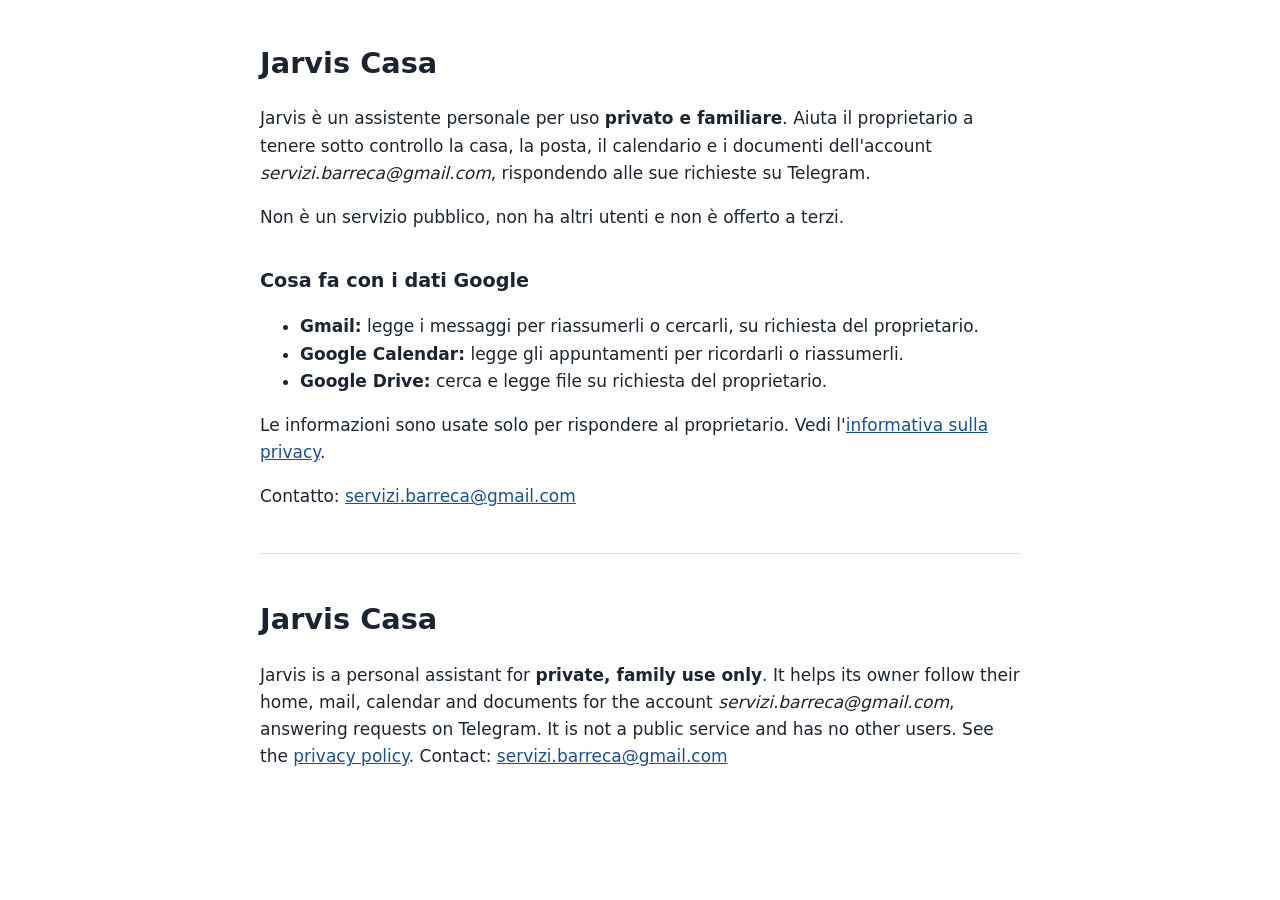
<file: index.html>
<!doctype html><html lang="it"><head><meta charset="utf-8"><meta name="viewport" content="width=device-width,initial-scale=1">
<title>Jarvis Casa</title><link rel="stylesheet" href="style.css"></head><body>
<h1>Jarvis Casa</h1>
<p>Jarvis è un assistente personale per uso <strong>privato e familiare</strong>. Aiuta il proprietario a tenere sotto controllo la casa, la posta, il calendario e i documenti dell'account <em>servizi.barreca@gmail.com</em>, rispondendo alle sue richieste su Telegram.</p>
<p>Non è un servizio pubblico, non ha altri utenti e non è offerto a terzi.</p>
<h2>Cosa fa con i dati Google</h2>
<ul><li><strong>Gmail:</strong> legge i messaggi per riassumerli o cercarli, su richiesta del proprietario.</li>
<li><strong>Google Calendar:</strong> legge gli appuntamenti per ricordarli o riassumerli.</li>
<li><strong>Google Drive:</strong> cerca e legge file su richiesta del proprietario.</li></ul>
<p>Le informazioni sono usate solo per rispondere al proprietario. Vedi l'<a href="privacy.html">informativa sulla privacy</a>.</p>
<p>Contatto: <a href="mailto:servizi.barreca@gmail.com">servizi.barreca@gmail.com</a></p>
<hr>
<h1 lang="en">Jarvis Casa</h1>
<p lang="en">Jarvis is a personal assistant for <strong>private, family use only</strong>. It helps its owner follow their home, mail, calendar and documents for the account <em>servizi.barreca@gmail.com</em>, answering requests on Telegram. It is not a public service and has no other users. See the <a href="privacy.html#en">privacy policy</a>. Contact: <a href="mailto:servizi.barreca@gmail.com">servizi.barreca@gmail.com</a></p>
</body></html>
</file>
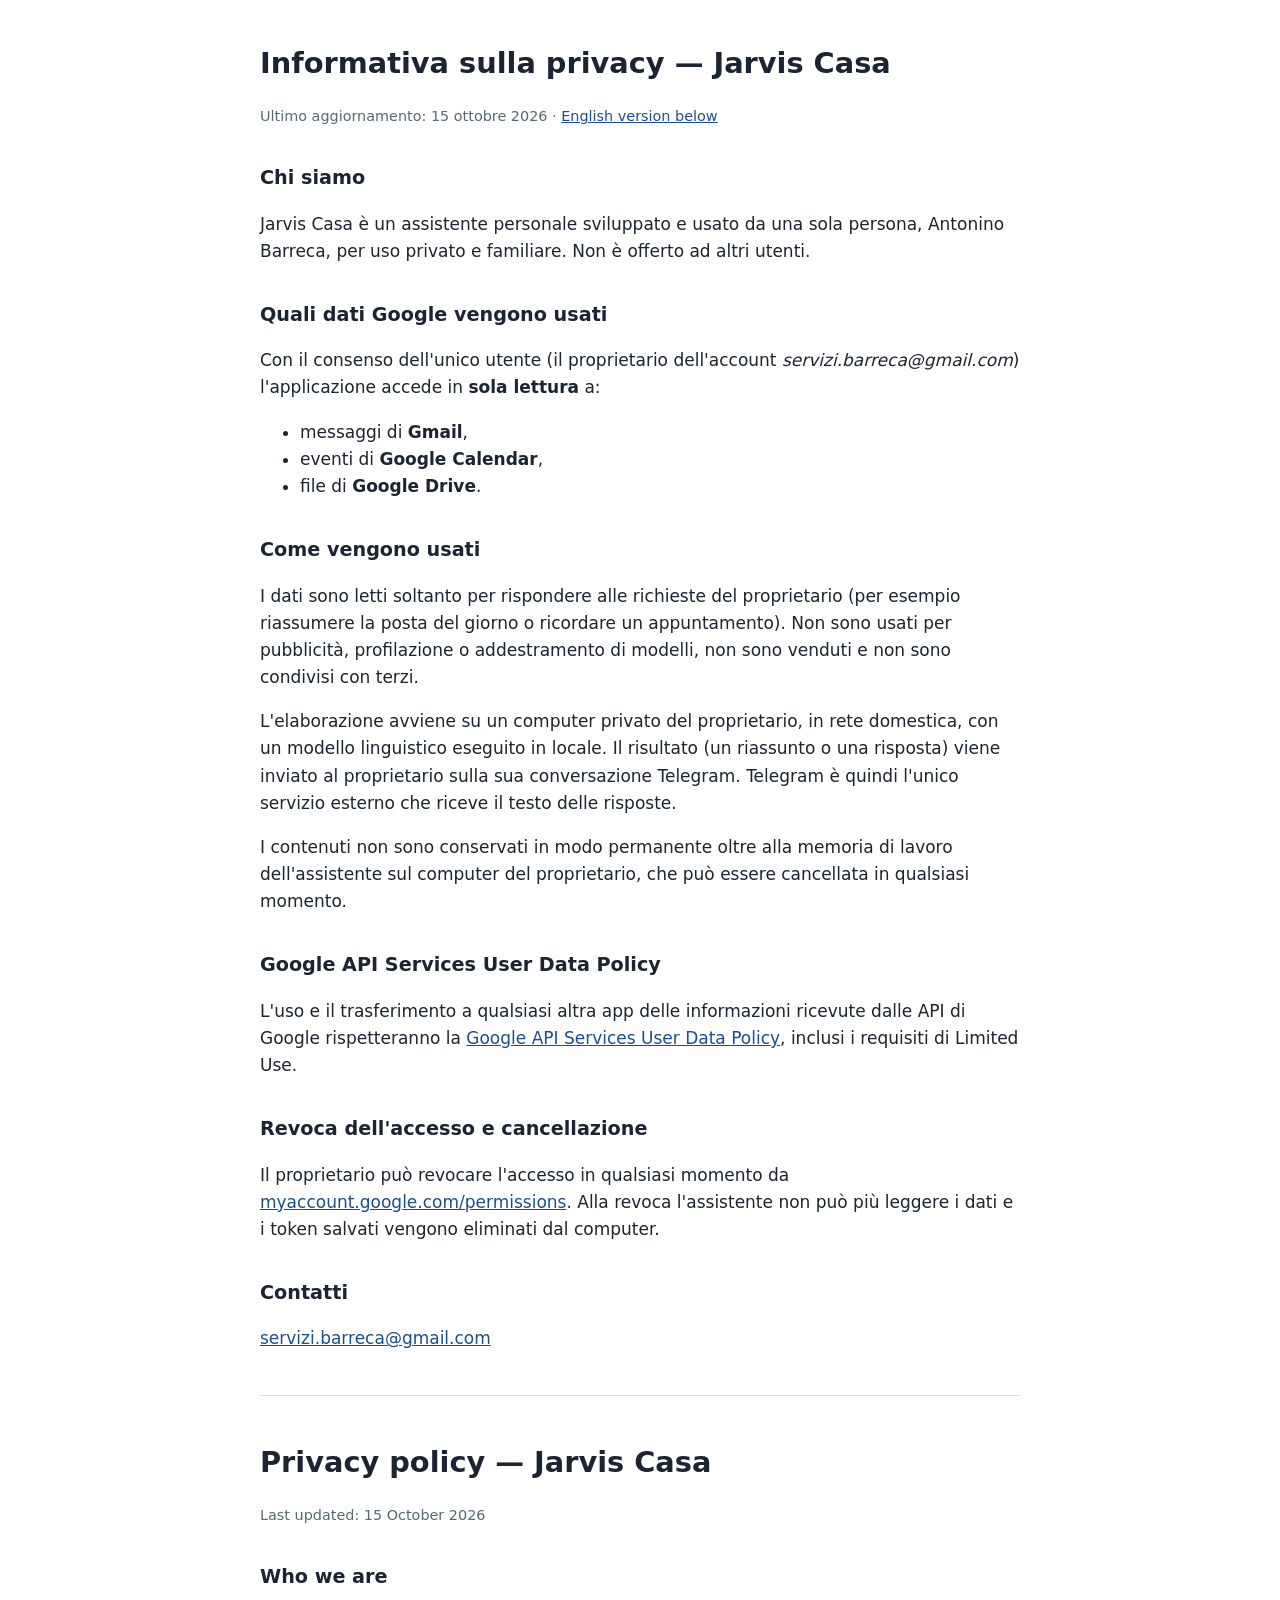
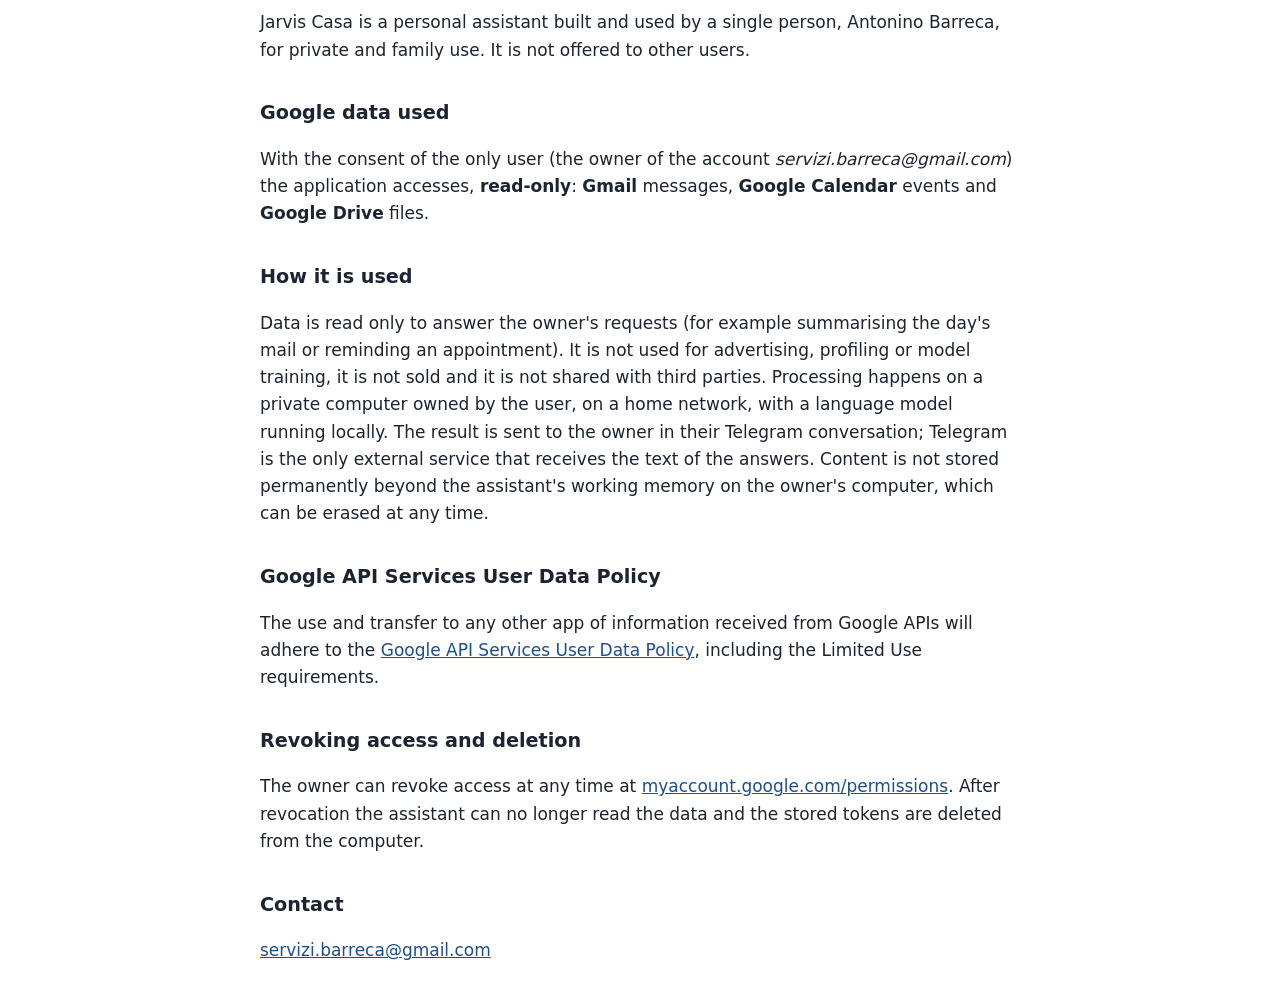
<file: privacy.html>
<!doctype html><html lang="it"><head><meta charset="utf-8"><meta name="viewport" content="width=device-width,initial-scale=1">
<title>Informativa sulla privacy — Jarvis Casa</title><link rel="stylesheet" href="style.css"></head><body>
<h1>Informativa sulla privacy — Jarvis Casa</h1><p class="muted">Ultimo aggiornamento: 15 ottobre 2026 · <a href="#en">English version below</a></p>
<h2>Chi siamo</h2><p>Jarvis Casa è un assistente personale sviluppato e usato da una sola persona, Antonino Barreca, per uso privato e familiare. Non è offerto ad altri utenti.</p>
<h2>Quali dati Google vengono usati</h2>
<p>Con il consenso dell'unico utente (il proprietario dell'account <em>servizi.barreca@gmail.com</em>) l'applicazione accede in <strong>sola lettura</strong> a:</p>
<ul><li>messaggi di <strong>Gmail</strong>,</li><li>eventi di <strong>Google Calendar</strong>,</li><li>file di <strong>Google Drive</strong>.</li></ul>
<h2>Come vengono usati</h2>
<p>I dati sono letti soltanto per rispondere alle richieste del proprietario (per esempio riassumere la posta del giorno o ricordare un appuntamento). Non sono usati per pubblicità, profilazione o addestramento di modelli, non sono venduti e non sono condivisi con terzi.</p>
<p>L'elaborazione avviene su un computer privato del proprietario, in rete domestica, con un modello linguistico eseguito in locale. Il risultato (un riassunto o una risposta) viene inviato al proprietario sulla sua conversazione Telegram. Telegram è quindi l'unico servizio esterno che riceve il testo delle risposte.</p>
<p>I contenuti non sono conservati in modo permanente oltre alla memoria di lavoro dell'assistente sul computer del proprietario, che può essere cancellata in qualsiasi momento.</p>
<h2>Google API Services User Data Policy</h2>
<p>L'uso e il trasferimento a qualsiasi altra app delle informazioni ricevute dalle API di Google rispetteranno la <a href="https://developers.google.com/terms/api-services-user-data-policy">Google API Services User Data Policy</a>, inclusi i requisiti di Limited Use.</p>
<h2>Revoca dell'accesso e cancellazione</h2>
<p>Il proprietario può revocare l'accesso in qualsiasi momento da <a href="https://myaccount.google.com/permissions">myaccount.google.com/permissions</a>. Alla revoca l'assistente non può più leggere i dati e i token salvati vengono eliminati dal computer.</p>
<h2>Contatti</h2><p><a href="mailto:servizi.barreca@gmail.com">servizi.barreca@gmail.com</a></p>
<hr>
<h1 id="en">Privacy policy — Jarvis Casa</h1><p class="muted">Last updated: 15 October 2026</p>
<h2>Who we are</h2><p>Jarvis Casa is a personal assistant built and used by a single person, Antonino Barreca, for private and family use. It is not offered to other users.</p>
<h2>Google data used</h2><p>With the consent of the only user (the owner of the account <em>servizi.barreca@gmail.com</em>) the application accesses, <strong>read-only</strong>: <strong>Gmail</strong> messages, <strong>Google Calendar</strong> events and <strong>Google Drive</strong> files.</p>
<h2>How it is used</h2><p>Data is read only to answer the owner's requests (for example summarising the day's mail or reminding an appointment). It is not used for advertising, profiling or model training, it is not sold and it is not shared with third parties. Processing happens on a private computer owned by the user, on a home network, with a language model running locally. The result is sent to the owner in their Telegram conversation; Telegram is the only external service that receives the text of the answers. Content is not stored permanently beyond the assistant's working memory on the owner's computer, which can be erased at any time.</p>
<h2>Google API Services User Data Policy</h2><p>The use and transfer to any other app of information received from Google APIs will adhere to the <a href="https://developers.google.com/terms/api-services-user-data-policy">Google API Services User Data Policy</a>, including the Limited Use requirements.</p>
<h2>Revoking access and deletion</h2><p>The owner can revoke access at any time at <a href="https://myaccount.google.com/permissions">myaccount.google.com/permissions</a>. After revocation the assistant can no longer read the data and the stored tokens are deleted from the computer.</p>
<h2>Contact</h2><p><a href="mailto:servizi.barreca@gmail.com">servizi.barreca@gmail.com</a></p>
</body></html>
</file>
<file: style.css>
body{font:17px/1.6 system-ui,-apple-system,"Segoe UI",sans-serif;max-width:760px;margin:40px auto;padding:0 20px;color:#1b2430;background:#fff}
h1{font-size:1.8rem}h2{font-size:1.2rem;margin-top:1.8em}a{color:#1b4f8f}hr{border:0;border-top:1px solid #d8dee6;margin:2.5em 0}.muted{color:#566a71;font-size:.9rem}
@media (prefers-color-scheme:dark){body{background:#0f1b20;color:#e4edf0}a{color:#6fa8e8}hr{border-color:#2b4049}.muted{color:#94a9b0}}
</file>
